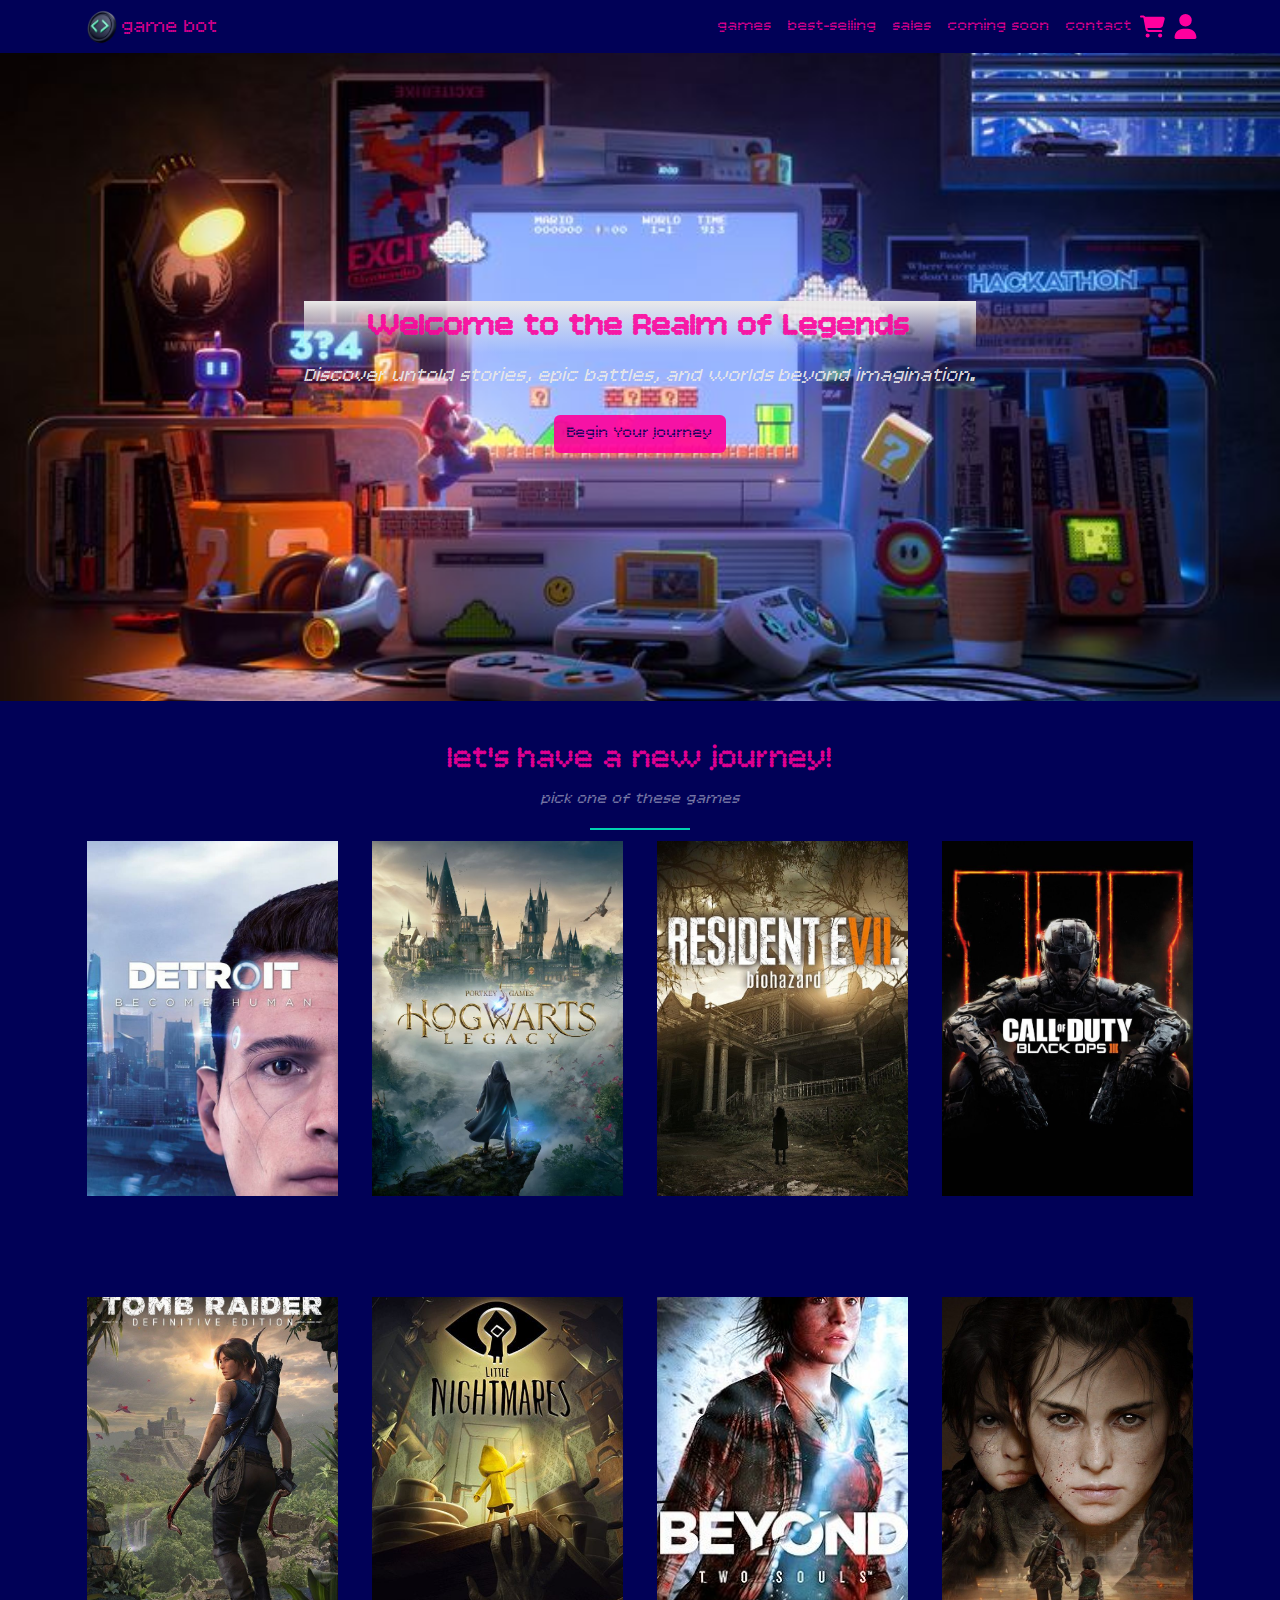
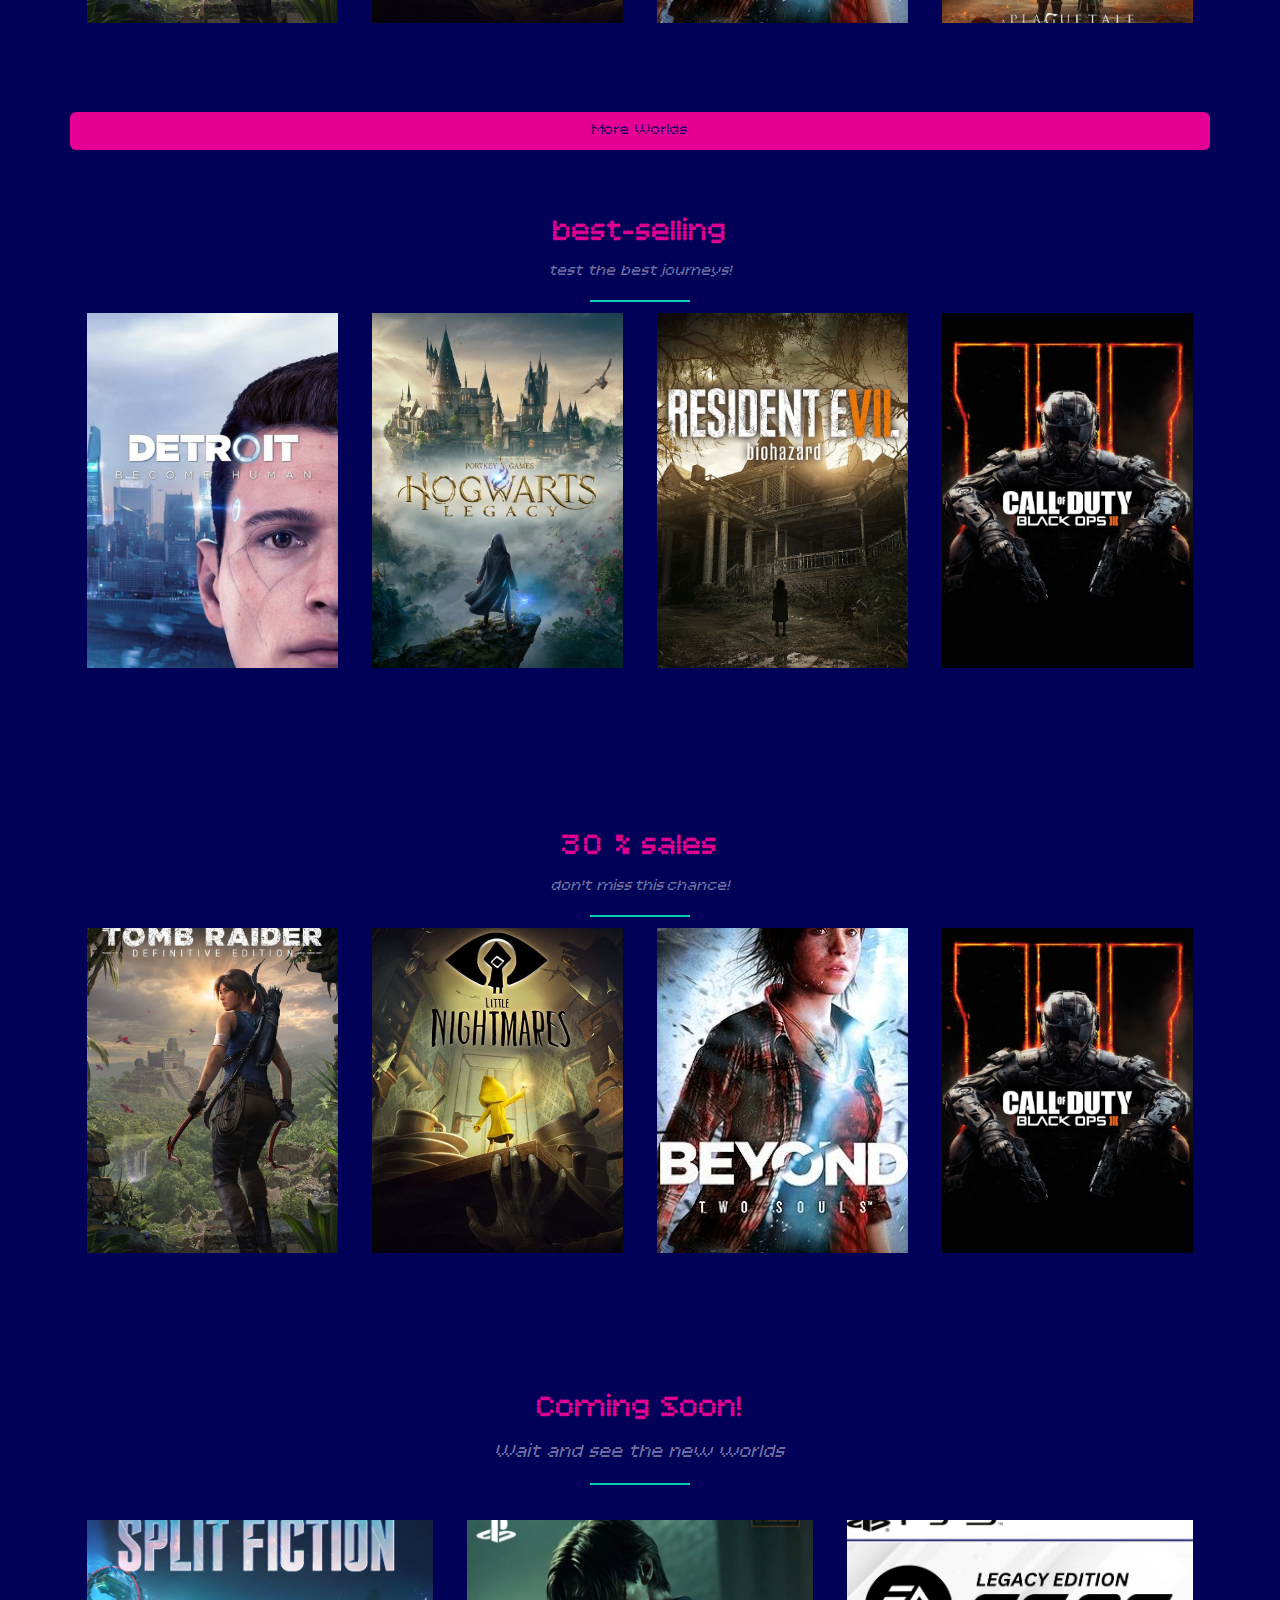
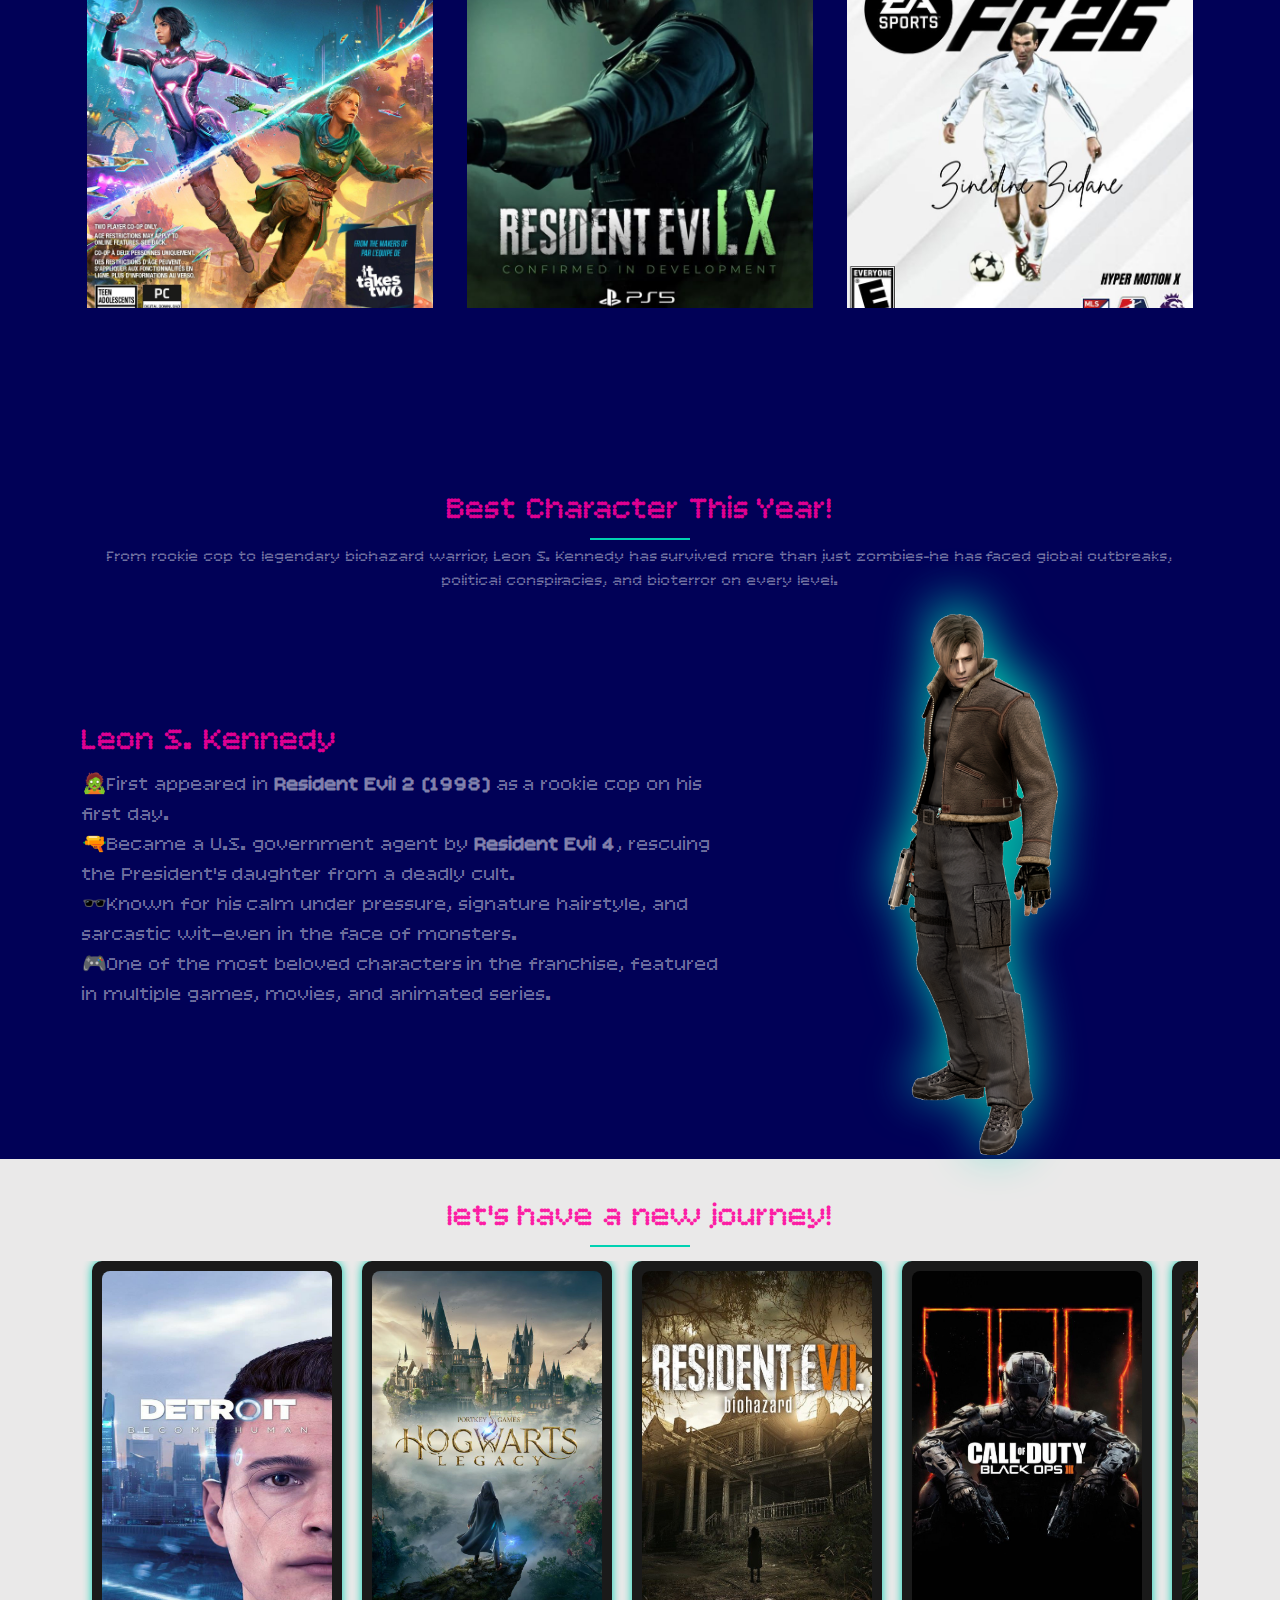
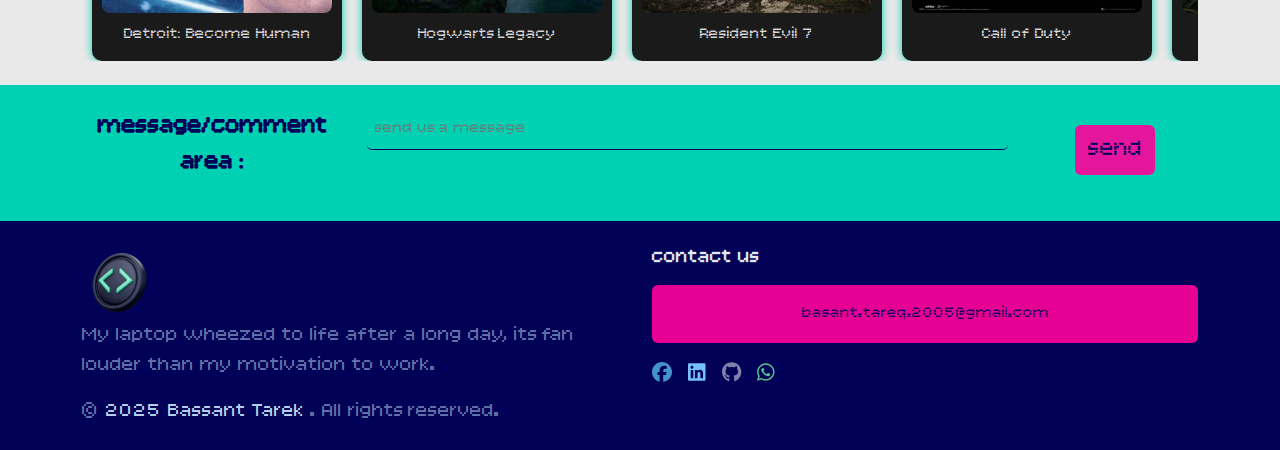
<file: index.html>
<head>
    <title>game bot</title>
    <meta charset="UTF-8">
<!--  fonts-->
    <link rel="preconnect" href="https://fonts.googleapis.com">
    <link rel="preconnect" href="https://fonts.gstatic.com" crossorigin>
    <link href="https://fonts.googleapis.com/css2?family=Bitcount+Prop+Single:slnt,wght@-4,300&display=swap" rel="stylesheet">

    <link rel="stylesheet" href="css/bootstrap.min.css">
    <link rel="stylesheet" href="css/styles.css">
    <link rel="stylesheet" href="css/all.min.css">
<!--    title icon-->
    <link rel="icon" href="logo.png" type="image/png">
</head>

<body>
  <script src="js/bootstrap.bundle.js"></script>
  <script src="js/all.min.js"></script>

<!--  nav bar-->
  <nav class="navbar navbar-expand-lg sticky-top">
    <div class="container">
<!--      logo-->
      <a class="navbar-brand" >
        <img src="logo.png" class="logo-size">game bot
      </a>
<!--      taget button-->
      <button class="navbar-toggler"
              type="button"
              data-bs-toggle="collapse"
              data-bs-target="#main">
            <i class="fa-solid fa-bars" style="color: #ff009e;"></i>
      </button>

      <div class="collapse navbar-collapse" id="main">
<!--        links-->
        <ul class="navbar-nav ms-auto mb-2 mb-lg-0">
          <li class="nav-item">
            <a class="nav-link" href="#games">games</a>
          </li>
          <li class="nav-item">
            <a class="nav-link" href="#best">best-selling</a>
          </li>
          <li class="nav-item">
            <a class="nav-link" href="#sales">sales</a>
          </li>
          <li class="nav-item">
            <a class="nav-link" href="#coming">coming soon</a>
          </li>
          <li class="nav-item">
            <a class="nav-link" href="#contact">contact</a>
          </li>
        </ul>
        <a class="nav-link" href="cart.html">
          <i class="me-2 fa-solid fa-cart-shopping" style="color: #ff009e;width: 25px; height: 25px;"></i>
        </a>
        <a class="nav-link" href="user.html">
          <i class="fa-solid fa-user" style="color: #ff009e; width: 25px; height: 25px;"></i>
        </a>
      </div>
    </div>
  </nav>

<!--  intro-->
  <div class="intro d-flex justify-content-center align-items-center">
    <div class="intro-s text-center">
      <h2 class="fw-bold">Welcome to the Realm of Legends</h2>
      <p class="fs-5 fst-italic pb-2">
        Discover untold stories, epic battles, and worlds beyond imagination.
      </p>
      <a class="btn main-btn" href="#games">Begin Your Journey</a>
    </div>
  </div>

<!--  games-->
  <div id="games" class="games text-center pt-4 pb-4">
    <div class="container">
      <div class="main-title mt-3 mb-4 position-relative">
        <h2>let's have a new journey!</h2>
        <p class="text-white-50 fst-italic">pick one of these games</p>
      </div>

      <div class="row">
        <!-- Game Cards -->
        <div class="col-sm-6 col-md-4 col-lg-3">
          <div class="box">
            <img src="games/Detroit.jfif" class="img-fluid">
            <div class="overlay">
              <p>Detroit: Become Human-Futuristic choices, emotional storytelling</p>
              <a href="#" class="btn-link">Explore</a>
            </div>
          </div>
        </div>

        <div class="col-sm-6 col-md-4 col-lg-3">
          <div class="box">
            <img src="games/Hogwarts.jfif" class="img-fluid">
            <div class="overlay">
              <p>Hogwarts Legacy-Open-world wizarding adventure</p>
              <a href="#" class="btn-link">Explore</a>
            </div>
          </div>
        </div>

        <div class="col-sm-6 col-md-4 col-lg-3">
          <div class="box">
            <img src="games/Resident%20evil%207.jfif" class="img-fluid">
            <div class="overlay">
              <p>Resident Evil 7-Survival horror at its best</p>
              <a href="game.html" class="btn-link">Explore</a>
            </div>
          </div>
        </div>

        <div class="col-sm-6 col-md-4 col-lg-3">
          <div class="box">
            <img src="games/call%20of%20duty.jfif" class="img-fluid">
            <div class="overlay">
              <p>Call of Duty-Fast-paced action & epic warfare</p>
              <a href="#" class="btn-link">Explore</a>
            </div>
          </div>
        </div>

        <div class="col-sm-6 col-md-4 col-lg-3">
          <div class="box">
            <img src="games/tomb%20rider.jfif" class="img-fluid">
            <div class="overlay">
              <p>Tomb Raider-Iconic treasure-hunting adventure</p>
              <a href="#" class="btn-link">Explore</a>
            </div>
          </div>
        </div>

        <div class="col-sm-6 col-md-4 col-lg-3">
          <div class="box">
            <img src="games/mares.jfif" class="img-fluid">
            <div class="overlay">
              <p>Sea of Solitude-Emotional journey through loneliness</p>
              <a href="#" class="btn-link">Explore</a>
            </div>
          </div>
        </div>

        <div class="col-sm-6 col-md-4 col-lg-3">
          <div class="box">
            <img src="games/beyond.jfif" class="img-fluid">
            <div class="overlay">
              <p>Beyond: Two Souls-Paranormal drama with multiple endings</p>
              <a href="#" class="btn-link">Explore</a>
            </div>
          </div>
        </div>

        <div class="col-sm-6 col-md-4 col-lg-3">
          <div class="box">
            <img src="games/plague.jfif" class="img-fluid">
            <div class="overlay">
              <p>A Plague Tale-Stealth and survival in a dark medieval world</p>
              <a href="#" class="btn-link">Explore</a>
            </div>
          </div>
        </div>
        <!-- More Button -->
        <a class="btn main-btn" href="#">More Worlds</a>
      </div>
    </div>
  </div>

<!--  best selling-->
  <div id="best" class="best text-center pt-4 pb-4">
    <div class="container">
      <div class="main-title mt-3 mb-4 position-relative">
        <h2>best-selling</h2>
        <p class="text-white-50 fst-italic">test the best journeys!</p>
      </div>

      <div class="row">
        <div class="col-sm-6 col-md-4 col-lg-3">
            <div class="box">
              <img src="games/Detroit.jfif" class="img-fluid">
              <div class="overlay">
                <p>Detroit: Become Human-Futuristic choices, emotional storytelling</p>
                <a href="#" class="btn-link">Explore</a>
              </div>
            </div>
          </div>

        <div class="col-sm-6 col-md-4 col-lg-3">
            <div class="box">
              <img src="games/Hogwarts.jfif" class="img-fluid">
              <div class="overlay">
                <p>Hogwarts Legacy-Open-world wizarding adventure</p>
                <a href="#" class="btn-link">Explore</a>
              </div>
            </div>
          </div>

        <div class="col-sm-6 col-md-4 col-lg-3">
            <div class="box">
              <img src="games/Resident%20evil%207.jfif" class="img-fluid">
              <div class="overlay">
                <p>Resident Evil 7-Survival horror at its best</p>
                <a href="#" class="btn-link">Explore</a>
              </div>
            </div>
          </div>

        <div class="col-sm-6 col-md-4 col-lg-3">
           <div class="box">
             <img src="games/call%20of%20duty.jfif" class="img-fluid">
             <div class="overlay">
               <p>Call of Duty-Fast-paced action & epic warfare</p>
               <a href="#" class="btn-link">Explore</a>
             </div>
           </div>
        </div>
      </div>
    </div>
  </div>

<!--  sales-->
  <div id="sales" class="best text-center pt-4 pb-4">
    <div class="container">
      <div class="main-title mt-3 mb-4 position-relative">
        <h2>30 % sales</h2>
        <p class="text-white-50 fst-italic">don't miss this chance!</p>
      </div>

      <div class="row">
        <div class="col-sm-6 col-md-4 col-lg-3">
          <div class="box">
            <img src="games/tomb%20rider.jfif" class="img-fluid">
            <div class="overlay">
              <p>Tomb Raider-Iconic treasure-hunting adventure</p>
              <a href="#" class="btn-link">Explore</a>
            </div>
          </div>
        </div>

        <div class="col-sm-6 col-md-4 col-lg-3">
          <div class="box">
            <img src="games/mares.jfif" class="img-fluid">
            <div class="overlay">
              <p>Sea of Solitude-Emotional journey through loneliness</p>
              <a href="#" class="btn-link">Explore</a>
            </div>
          </div>
        </div>

        <div class="col-sm-6 col-md-4 col-lg-3">
          <div class="box">
            <img src="games/beyond.jfif" class="img-fluid">
            <div class="overlay">
              <p>Beyond: Two Souls-Paranormal drama with multiple endings</p>
              <a href="#" class="btn-link">Explore</a>
            </div>
          </div>
        </div>

        <div class="col-sm-6 col-md-4 col-lg-3">
           <div class="box">
             <img src="games/call%20of%20duty.jfif" class="img-fluid">
             <div class="overlay">
               <p>Call of Duty-Fast-paced action & epic warfare</p>
               <a href="#" class="btn-link">Explore</a>
             </div>
           </div>
        </div>
      </div>
    </div>
  </div>


<!-- Coming Soon Section -->
  <div id="coming" class="coming pt-4 pb-4">
    <div class="container text-center">
      <div class="main-title mb-5 position-relative">
        <h2>Coming Soon!</h2>
        <p class="fs-5 text-white-50 fst-italic">Wait and see the new worlds</p>
      </div>

      <div class="row">
        <div class="col-lg-4 col-md-6 mb-3">
          <div class="box position-relative">
            <img src="games/Split-Fiction.jfif" class="img-fluid" alt="Resident Evil 9">
            <div class="overlay d-flex flex-column justify-content-center align-items-center text-center">
              <p class="mb-2">Split Fiction-A mind-bending journey through fractured realities</p>
            </div>
          </div>
        </div>

        <div class="col-lg-4 col-md-6 mb-3">
          <div class="box position-relative">
            <img src="games/Resident%20Evil%209%20.jfif" class="img-fluid" alt="Resident Evil 9">
            <div class="overlay d-flex flex-column justify-content-center align-items-center text-center">
              <p class="mb-2">Resident Evil 9-Face new enemies in darkness</p>
            </div>
          </div>
        </div>

        <div class="col-lg-4 col-md-6 mb-3">
          <div class="box position-relative">
            <img src="games/fifa.jfif" class="img-fluid" alt="FIFA 25">
            <div class="overlay d-flex flex-column justify-content-center align-items-center text-center">
              <p class="mb-2">FIFA 26-Realistic football, legendary players</p>
            </div>
          </div>
        </div>
      </div>
    </div>
  </div>

<!--  best character-->
  <div class="character text-center pt-4">
    <div class="container">
      <div class="main-title mt-3 mb-3 position-relative">
        <h2>Best Character This Year!</h2>
      </div>
      <p class="description text-white-50 text-center mb-3 m-auto">
        From rookie cop to legendary biohazard warrior, Leon S. Kennedy has survived more than just zombies-he has faced global outbreaks, political conspiracies, and bioterror on every level.
      </p>

      <div class="row align-items-center mb-1">
        <div class="col-lg-7 mb-3 text-center text-md-start">
          <div class="text">
            <h2>Leon S. Kennedy</h2>
            <p class="description text-white-50 fs-5">
              <span>🧟</span>First appeared in <strong>Resident Evil 2 (1998)</strong> as a rookie cop on his first day.
              <br><span>🔫</span>Became a U.S. government agent by <strong>Resident Evil 4</strong>, rescuing the President's daughter from a deadly cult.
              <br><span>🕶️</span>Known for his calm under pressure, signature hairstyle, and sarcastic wit—even in the face of monsters.
              <br><span>🎮</span>One of the most beloved characters in the franchise, featured in multiple games, movies, and animated series.
            </p>
          </div>
        </div>

        <div class="col-lg-5">
          <div>
            <img class="img-fluid mt-1" src="games/leon.png">
          </div>
        </div>
      </div>
    </div>
  </div>

<!-- Auto-Scroll -->
  <div class="Auto-Scroll text-center pt-4 pb-4 overflow-hidden">
    <div class="container">
      <div class="main-title mt-3 mb-4 position-relative">
        <h2>let's have a new journey!</h2>
      </div>

      <div class="slider">
        <div class="slide-track">
          <div class="game-box">
            <img src="games/Detroit.jfif" class="img-fluid" />
            <p>Detroit: Become Human</p>
          </div>
          <div class="game-box">
            <img src="games/Hogwarts.jfif" class="img-fluid" />
            <p>Hogwarts Legacy</p>
          </div>
          <div class="game-box">
            <img src="games/Resident%20evil%207.jfif" class="img-fluid" />
            <p>Resident Evil 7</p>
          </div>
          <div class="game-box">
            <img src="games/call%20of%20duty.jfif" class="img-fluid" />
            <p>Call of Duty</p>
          </div>
          <div class="game-box">
            <img src="games/tomb%20rider.jfif" class="img-fluid" />
            <p>Tomb Raider</p>
          </div>
          <div class="game-box">
            <img src="games/mares.jfif" class="img-fluid" />
            <p>Little nightmares</p>
          </div>
          <div class="game-box">
            <img src="games/beyond.jfif" class="img-fluid" />
            <p>Beyond: Two Souls</p>
          </div>
          <div class="game-box">
            <img src="games/plague.jfif" class="img-fluid" />
            <p>A Plague Tale</p>
          </div>
          <div class="game-box">
            <img src="games/last.jfif" class="img-fluid" />
            <p>The last of us</p>
          </div>
        </div>
      </div>
    </div>
  </div>

<!--  mail-->
  <div id="contact" class="subscribe pt-4 pb-4 text-md-start">
    <div class="container text-center">
      <div class="row">
        <div class="col-md-6 col-lg-3">
          <div class="fw-bold fs-4 mb-3">
            message/comment area :
          </div>
        </div>

        <div class="col-md-6 col-lg-7">
          <input class="w-100 p-2 bg-transparent" type="text" placeholder="send us a message">
        </div>

        <div class="col-md-6 col-lg-2 mt-3">
            <a class="fs-4 btn">send</a>
        </div>
      </div>
    </div>
  </div>

<!--  footer-->
  <div class="footer pt-4 pb-4 text-center text-white-50 text-md-start">
    <div class="container">
      <div class="row fs-5">
        <div class="col-md-12 col-lg-6">
          <div class="info">
            <img src="logo.png" style="width: 75px; height: 75px;">
            <P>
               My laptop wheezed to life after a long day, its fan louder than my motivation to work.
            </P>
            <div class="fa-copyright">
              &copy; <span>2025 Bassant Tarek </span>. All rights reserved.
            </div>
          </div>
        </div>

        <div class="col-md-12 col-lg-6">
          <div class="contact us">
            <h5 class="mb-3">contact us</h5>
            <a class="btn main-btn w-100 p-3" href="#">basant.tareq.2005@gmail.com</a>

            <ul class="d-flex mt-3 list-unstyled gap-3">
              <li>
                <a>
                  <i class="fa-brands fa-facebook" style="color: #4493cf;"></i>
                </a>
              </li>
              <li>
                <a>
                  <i class="fa-brands fa-linkedin" style="color: #74C0FC;"></i>
                </a>
              </li>
              <li>
                <a>
                  <i class="fa-brands fa-github"></i>
                </a>
              </li>
              <li>
                <a>
                  <i class="fa-brands fa-whatsapp" style="color: #58c68d;"></i>
                </a>
              </li>
            </ul>
          </div>
        </div>
      </div>
    </div>
  </div>
</body>
</file>
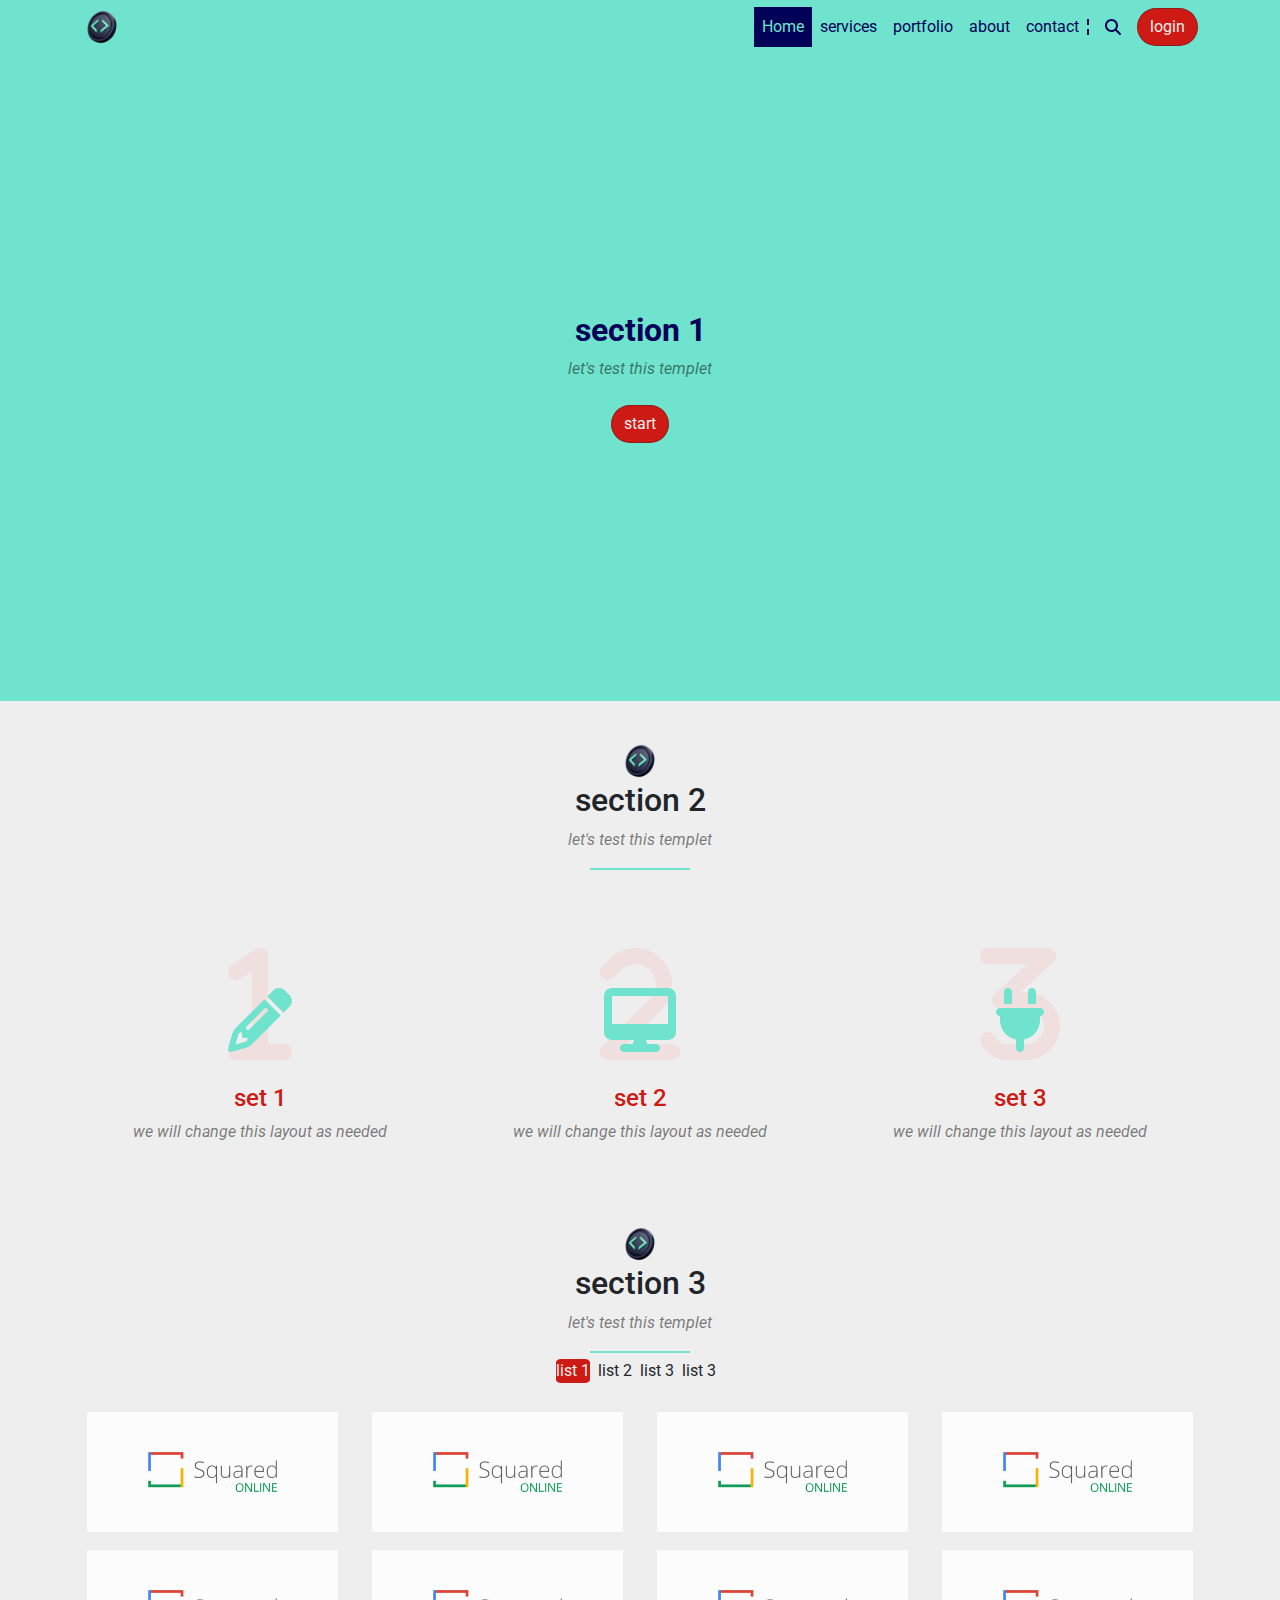
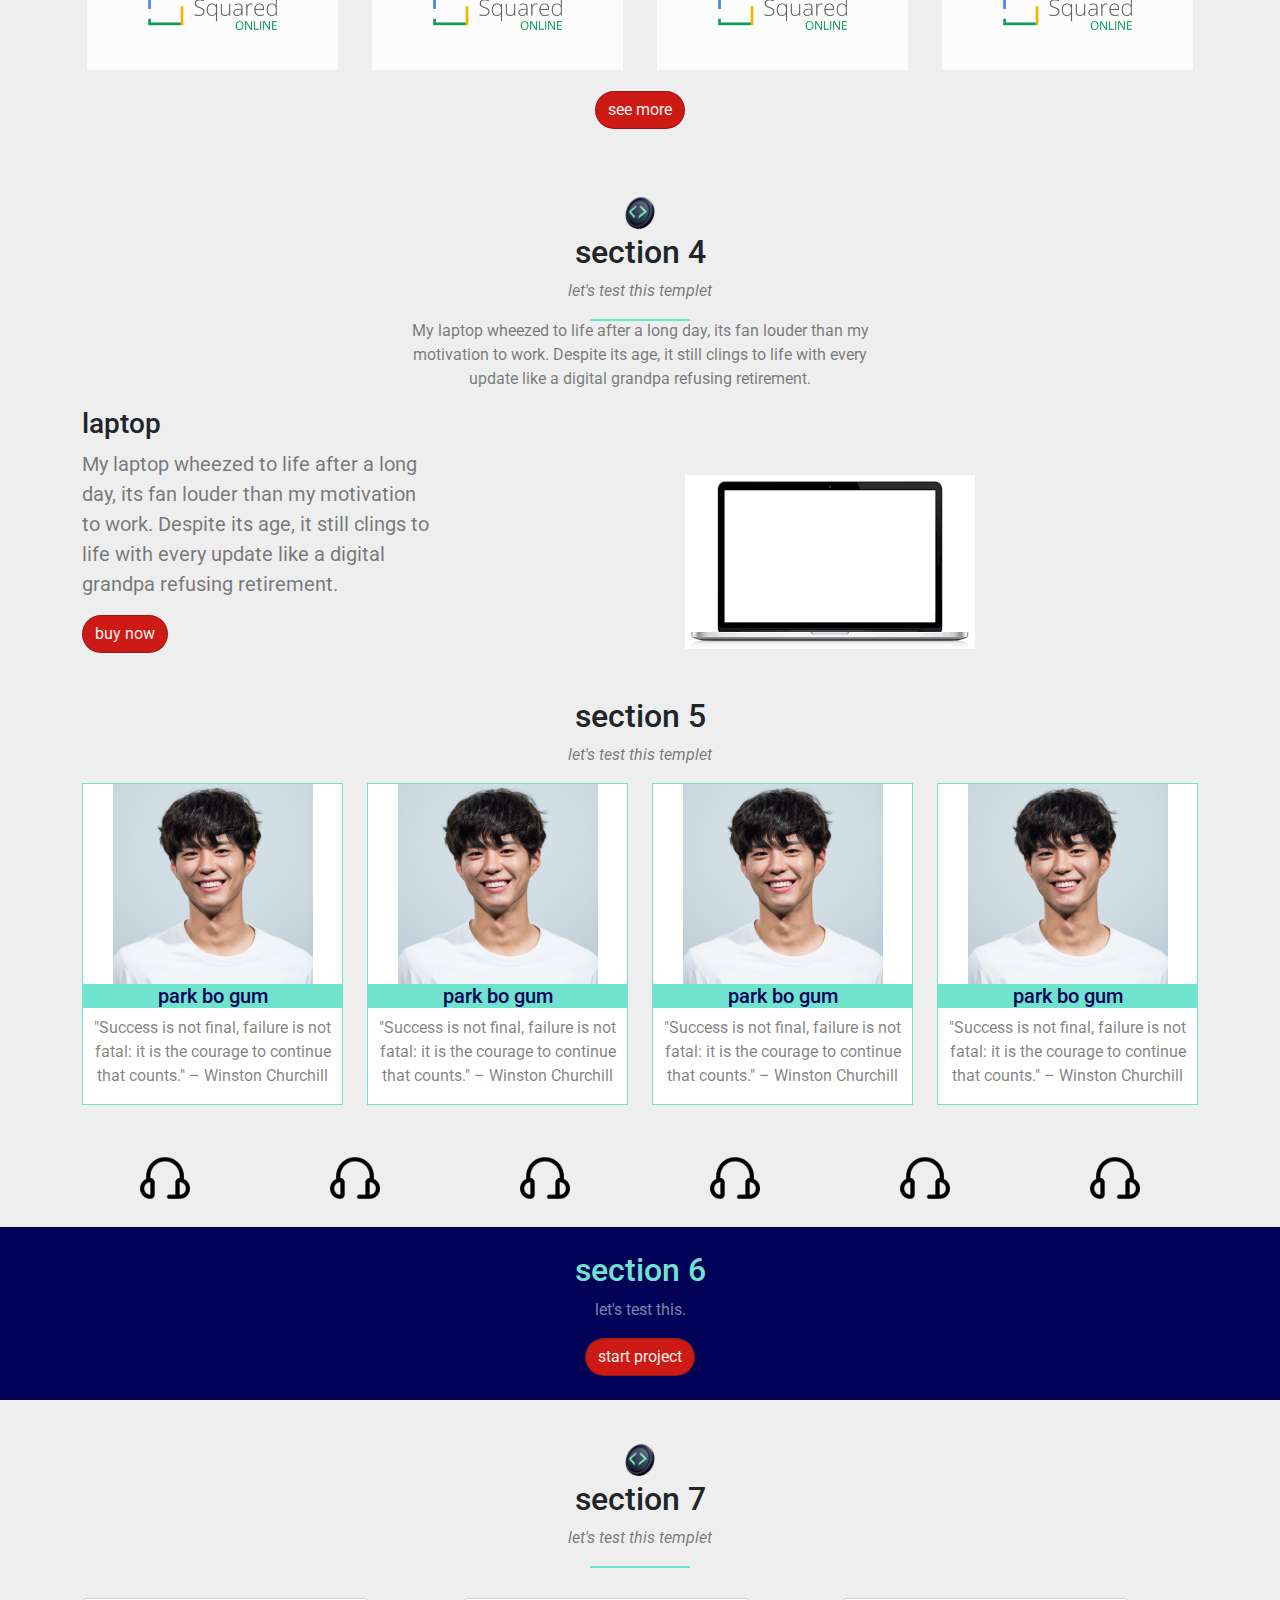
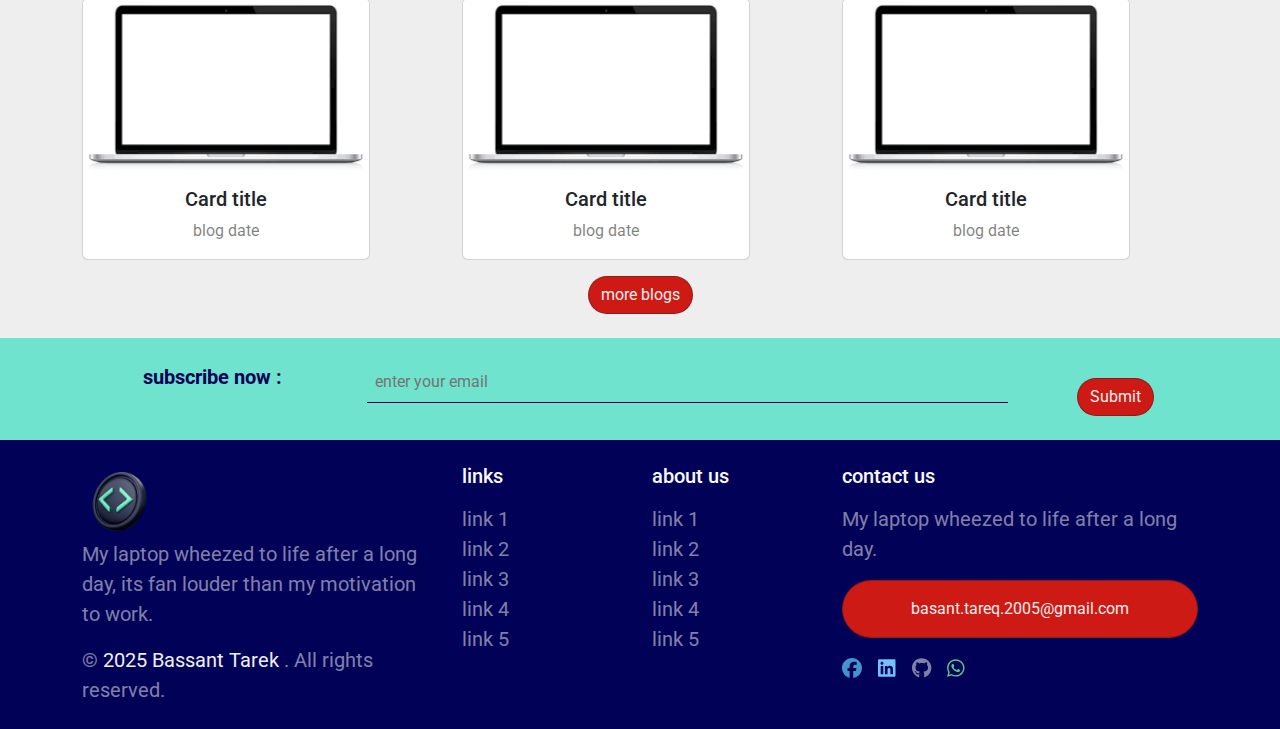
<file: bootstrap/index.html>
<head>
    <title>bootstrap test</title>
<!--    google stander fonts -->
    <link rel="preconnect" href="https://fonts.googleapis.com">
    <link rel="preconnect" href="https://fonts.gstatic.com" crossorigin>
    <link href="https://fonts.googleapis.com/css2?family=Roboto:ital,wght@0,100..900;1,100..900&display=swap" rel="stylesheet">

    <link rel="stylesheet" href="css/bootstrap.min.css">
    <link rel="stylesheet" href="css/test.css">
    <link rel="stylesheet" href="css/all.min.css">
<!--    title icon-->
    <link rel="icon" href="imgs/logo.png" type="image/png">
</head>

<body>
  <script src="js/bootstrap.bundle.js"></script>
  <script src="js/all.min.js"></script>

<!--  nav bar-->
  <nav class="navbar navbar-expand-lg sticky-top">
    <div class="container">
<!--      logo-->
      <a class="navbar-brand" href="#"><img src="imgs/logo.png" class="logo-size"></a>
<!--      taget button-->
      <button class="navbar-toggler"
              type="button"
              data-bs-toggle="collapse"
              data-bs-target="#main"
              aria-controls="main"
              aria-expanded="false"
              aria-label="Toggle navigation">
            <i class="fa-solid fa-bars"></i>
      </button>

      <div class="collapse navbar-collapse" id="main">
<!--        links-->
        <ul class="navbar-nav ms-auto mb-2 mb-lg-0">
          <li class="nav-item">
            <a class="nav-link active" aria-current="page" href="#">Home</a>
          </li>
          <li class="nav-item">
            <a class="nav-link" href="#">services</a>
          </li>
          <li class="nav-item">
            <a class="nav-link" href="#">portfolio</a>
          </li>
          <li class="nav-item">
            <a class="nav-link" href="#">about</a>
          </li>
          <li class="nav-item">
            <a class="nav-link" href="#">contact</a>
          </li>
        </ul>
<!--        search -->
        <div class="search ps-3 pe-3">
          <i class="fa-solid fa-magnifying-glass"></i>
        </div>
        <a class="btn rounded-pill main-btn" href="#">login</a>
      </div>
    </div>
  </nav>

<!--  intro-->
  <div class="landing d-flex justify-content-center align-items-center">
    <div class="text-center">
      <h2 class="fw-bold">section 1</h2>
      <p class=".fs-5 text-black-50 fst-italic pb-2">let's test this templet</p>
      <a class="btn rounded-pill main-btn" href="#">start</a>
    </div>
  </div>

<!--features-->
  <div class="features text-center pt-4 pb-4">
    <div class="container">
      <div class="main-title mt-3 mb-3 position-relative">
        <img src="imgs/logo.png" class="logo-size">
        <h2>section 2 </h2>
        <p class=".fs-5 text-black-50 fst-italic">let's test this templet</p>
      </div>
      <div class="row">
        <div class="col-md-6 col-lg-4">
          <div class="feat">
            <div class="icon-holder position-relative">
              <i class="fa-solid fa-1 position-absolute bottom-0 number"></i>
              <i class="fa-solid fa-pencil position-absolute bottom-0 fa-4x icon"></i>
            </div>
            <h4 class="mt-3 mb-2">set 1</h4>
            <p class="text-black-50 fst-italic"> we will change this layout as needed</p>
          </div>
        </div>

        <div class="col-md-6 col-lg-4">
          <div class="feat">
            <div class="icon-holder position-relative">
              <i class="fa-solid fa-2 position-absolute bottom-0 number"></i>
              <i class="fa-solid fa-desktop position-absolute bottom-0 fa-4x icon"></i>
            </div>
            <h4 class="mt-3 mb-2">set 2</h4>
            <p class="text-black-50 fst-italic"> we will change this layout as needed</p>
          </div>
        </div>

        <div class="col-md-6 col-lg-4">
          <div class="feat">
            <div class="icon-holder position-relative">
              <i class="fa-solid fa-3 position-absolute bottom-0 number"></i>
              <i class="fa-solid fa-plug position-absolute bottom-0 fa-4x icon"></i>
            </div>
            <h4 class="mt-3 mb-2">set 3</h4>
            <p class="text-black-50 fst-italic"> we will change this layout as needed</p>
          </div>
        </div>
      </div>
    </div>
  </div>

<!--  work section-->
  <div class="work text-center pt-4 pb-4">
    <div class="container">
      <div class="main-title mt-3 mb-3 position-relative">
        <img src="imgs/logo.png" class="logo-size">
        <h2>section 3</h2>
        <p class=".fs-5 text-black-50 fst-italic">let's test this templet</p>
      </div>

      <ul class="list-unstyled d-flex justify-content-center mt-3 mb-3">
        <li class="active mt-2 mb-2 me-2">list 1</li>
        <li class="mt-2 mb-2 me-2">list 2</li>
        <li class="mt-2 mb-2 me-2">list 3</li>
        <li class="mt-2 mb-2 me-2">list 3</li>
      </ul>

      <div class="row">
        <div class="col-sm-6 col-md-4 col-lg-3">
          <div class="box mb-2" data-work = "img 1">
            <img src="imgs/square.png" class="img-fluid">
          </div>
        </div>

        <div class="col-sm-6 col-md-4 col-lg-3">
          <div class="box mb-2" data-work = "img 2">
            <img src="imgs/square.png" class="img-fluid">
          </div>
        </div>

        <div class="col-sm-6 col-md-4 col-lg-3">
          <div class="box mb-2" data-work = "img 3">
            <img src="imgs/square.png" class="img-fluid">
          </div>
        </div>

        <div class="col-sm-6 col-md-4 col-lg-3">
          <div class="box mb-2" data-work = "img 4">
            <img src="imgs/square.png" class="img-fluid">
          </div>
        </div>

        <div class="col-sm-6 col-md-4 col-lg-3">
          <div class="box mb-2" data-work = "img 5">
            <img src="imgs/square.png" class="img-fluid">
          </div>
        </div>

        <div class="col-sm-6 col-md-4 col-lg-3">
          <div class="box mb-2" data-work = "img 6">
            <img src="imgs/square.png" class="img-fluid">
          </div>
        </div>

        <div class="col-sm-6 col-md-4 col-lg-3">
          <div class="box mb-2" data-work = "img 7">
            <img src="imgs/square.png" class="img-fluid">
          </div>
        </div>

        <div class="col-sm-6 col-md-4 col-lg-3">
          <div class="box mb-2" data-work = "img 8">
            <img src="imgs/square.png" class="img-fluid">
          </div>
        </div>

      </div>

      <div class="d-flex justify-content-center mt-2">
        <a class="btn rounded-pill main-btn" href="#">see more</a>
      </div>
    </div>
  </div>

<!--  stuff-->
  <div class="stuff text-center pt-4 ">
    <div class="container">
      <div class="main-title mt-3 mb-3 position-relative">
        <img src="imgs/logo.png" class="logo-size">
        <h2>section 4 </h2>
        <p class=".fs-5 text-black-50 fst-italic">let's test this templet</p>
      </div>
      <P class="description text-black-50 text-center mb-3 m-auto">
        My laptop wheezed to life after a long day, its fan louder than my motivation to work. Despite its age, it still clings to life with every update like a digital grandpa refusing retirement.
      </P>

      <div class="row align-items-center mb-1">
        <div class="col-lg-4 mb-3 text-center text-md-start">
           <div class="text">
              <h3>laptop</h3>
              <P class="description text-black-50 fs-5">
                My laptop wheezed to life after a long day, its fan louder than my motivation to work. Despite its age, it still clings to life with every update like a digital grandpa refusing retirement.
              </P>
           </div>
           <a class="btn rounded-pill main-btn" href="#">buy now</a>
        </div>

        <div class="col-lg-8">
           <div class="lap">
             <img class="img-fluid mt-5" src="imgs/lap.png">
           </div>
        </div>
      </div>
    </div>
  </div>

<!--  team-->
  <div class="team text-center pt-4 pb-4">
    <div class="container">
      <h2>section 5</h2>
      <p class=".fs-5 text-black-50 fst-italic mb-3">
        let's test this templet
      </p>

      <div class="row align-items-center">
        <div class="col-lg-3 col-md-6 text-center">
           <div class="box">
              <img src="imgs/Park_Bo-Gum.jpg" class="img-fluid" style="width: 200px; height: 200px;">
              <h5>park bo gum</h5>
              <blockquote class="text-black-50">
                "Success is not final, failure is not fatal: it is the courage to continue that counts." – Winston Churchill
              </blockquote>
           </div>
        </div>

        <div class="col-lg-3 col-md-6 text-center">
           <div class="box">
              <img src="imgs/Park_Bo-Gum.jpg" class="img-fluid" style="width: 200px; height: 200px;">
              <h5>park bo gum</h5>
              <blockquote class="text-black-50">
                "Success is not final, failure is not fatal: it is the courage to continue that counts." – Winston Churchill
              </blockquote>
           </div>
        </div>

        <div class="col-lg-3 col-md-6 text-center">
           <div class="box">
              <img src="imgs/Park_Bo-Gum.jpg" class="img-fluid" style="width: 200px; height: 200px;">
              <h5>park bo gum</h5>
              <blockquote class="text-black-50">
                "Success is not final, failure is not fatal: it is the courage to continue that counts." – Winston Churchill
              </blockquote>
           </div>
        </div>

        <div class="col-lg-3 col-md-6 text-center">
           <div class="box">
              <img src="imgs/Park_Bo-Gum.jpg" class="img-fluid" style="width: 200px; height: 200px;">
              <h5>park bo gum</h5>
              <blockquote class="text-black-50">
                "Success is not final, failure is not fatal: it is the courage to continue that counts." – Winston Churchill
              </blockquote>
           </div>
        </div>
      </div>
    </div>
  </div>

<!--  teachs-->
  <div class="teach text-center pt-4 pb-4">
      <div class="container">
        <div class="row align-items-center">
           <div class="col-lg-2 col-md-4 col-sm-6 text-center">
              <img src="imgs/headset.png" alt="">
           </div>
          <div class="col-lg-2 col-md-4 col-sm-6 text-center">
              <img src="imgs/headset.png" alt="">
           </div>
          <div class="col-lg-2 col-md-4 col-sm-6 text-center">
              <img src="imgs/headset.png" alt="">
           </div>
          <div class="col-lg-2 col-md-4 col-sm-6 text-center">
              <img src="imgs/headset.png" alt="">
           </div>
          <div class="col-lg-2 col-md-4 col-sm-6 text-center">
              <img src="imgs/headset.png" alt="">
           </div>
          <div class="col-lg-2 col-md-4 col-sm-6 text-center">
              <img src="imgs/headset.png" alt="">
           </div>
        </div>
      </div>
  </div>

<!--  project-->
  <div class="project text-center pt-4 pb-4">
    <h2>section 6</h2>
    <P class="text-white-50">
        let's test this.
    </P>
    <a class="btn rounded-pill main-btn" href="#">start project</a>
  </div>

<!--  blog-->
  <div class="blog pt-4 pb-4">
    <div class="container text-center">
      <div class="main-title mt-3 mb-5 position-relative">
        <img src="imgs/logo.png" class="logo-size">
        <h2>section 7 </h2>
        <p class=".fs-5 text-black-50 fst-italic">let's test this templet</p>
      </div>

      <div class="row mb-3 align-items-center">
        <div class="col-md-6 col-lg-4">
          <div class="card" style="width: 18rem;">
            <img src="imgs/lap.png" class="card-img-top" alt="b1">
            <div class="card-body">
              <h5 class="card-title">Card title</h5>
              <span class="data text-black-50">blog date</span>
            </div>
          </div>
        </div>

        <div class="col-md-6 col-lg-4">
          <div class="card" style="width: 18rem;">
            <img src="imgs/lap.png" class="card-img-top" alt="b1">
            <div class="card-body">
              <h5 class="card-title">Card title</h5>
              <span class="data text-black-50">blog date</span>
            </div>
          </div>
        </div>

        <div class="col-md-6 col-lg-4">
          <div class="card" style="width: 18rem;">
            <img src="imgs/lap.png" class="card-img-top" alt="b1">
            <div class="card-body">
              <h5 class="card-title">Card title</h5>
              <span class="data text-black-50">blog date</span>
            </div>
          </div>
        </div>
      </div>
      <a class="btn rounded-pill main-btn" href="#">more blogs</a>

    </div>
  </div>

<!--  subscribe-->
  <div class="subscribe pt-4 pb-4 text-md-start">
    <div class="container text-center">
      <div class="row">
        <div class="col-md-6 col-lg-3">
          <div class="fw-bold fs-5 mb-3">
            subscribe now :
          </div>
        </div>

        <div class="col-md-6 col-lg-7">
          <input class="w-100 p-2 bg-transparent" type="text" placeholder="enter your email">
        </div>

        <div class="col-md-6 col-lg-2 mt-3">
          <input class="btn rounded-pill main-btn" type="submit">
        </div>
      </div>
    </div>
  </div>

<!--  footer-->
  <div class="footer pt-4 pb-4 text-center text-white-50 text-md-start">
    <div class="container">
      <div class="row fs-5">
        <div class="col-md-6 col-lg-4">
          <div class="info">
            <img src="imgs/logo.png" style="width: 75px; height: 75px;">
            <P>
               My laptop wheezed to life after a long day, its fan louder than my motivation to work.
            </P>
            <div class="fa-copyright">
              &copy; <span>2025 Bassant Tarek </span>. All rights reserved.
            </div>
          </div>
        </div>

        <div class="col-md-6 col-lg-2">
          <div class="links">
            <h5 class="text-light mb-3"> links</h5>
            <ul class="list-unstyled">
              <li>link 1</li>
              <li>link 2</li>
              <li>link 3</li>
              <li>link 4</li>
              <li>link 5</li>
            </ul>
          </div>
        </div>

        <div class="col-md-6 col-lg-2">
          <div class="about us">
            <h5 class="text-light mb-3">about us</h5>
            <ul class="list-unstyled">
              <li>link 1</li>
              <li>link 2</li>
              <li>link 3</li>
              <li>link 4</li>
              <li>link 5</li>
            </ul>
          </div>
        </div>

        <div class="col-md-6 col-lg-4">
          <div class="contact us">
            <h5 class="text-light mb-3">contact us</h5>
            <P>
               My laptop wheezed to life after a long day.
            </P>
            <a class="btn rounded-pill main-btn w-100 p-3" href="#">basant.tareq.2005@gmail.com</a>

            <ul class="d-flex mt-3 list-unstyled gap-3">
              <li>
                <a>
                  <i class="fa-brands fa-facebook" style="color: #4493cf;"></i>
                </a>
              </li>
              <li>
                <a>
                  <i class="fa-brands fa-linkedin" style="color: #74C0FC;"></i>
                </a>
              </li>
              <li>
                <a>
                  <i class="fa-brands fa-github"></i>
                </a>
              </li>
              <li>
                <a>
                  <i class="fa-brands fa-whatsapp" style="color: #58c68d;"></i>
                </a>
              </li>
            </ul>
          </div>
        </div>
      </div>
    </div>
  </div>

</body>
</file>
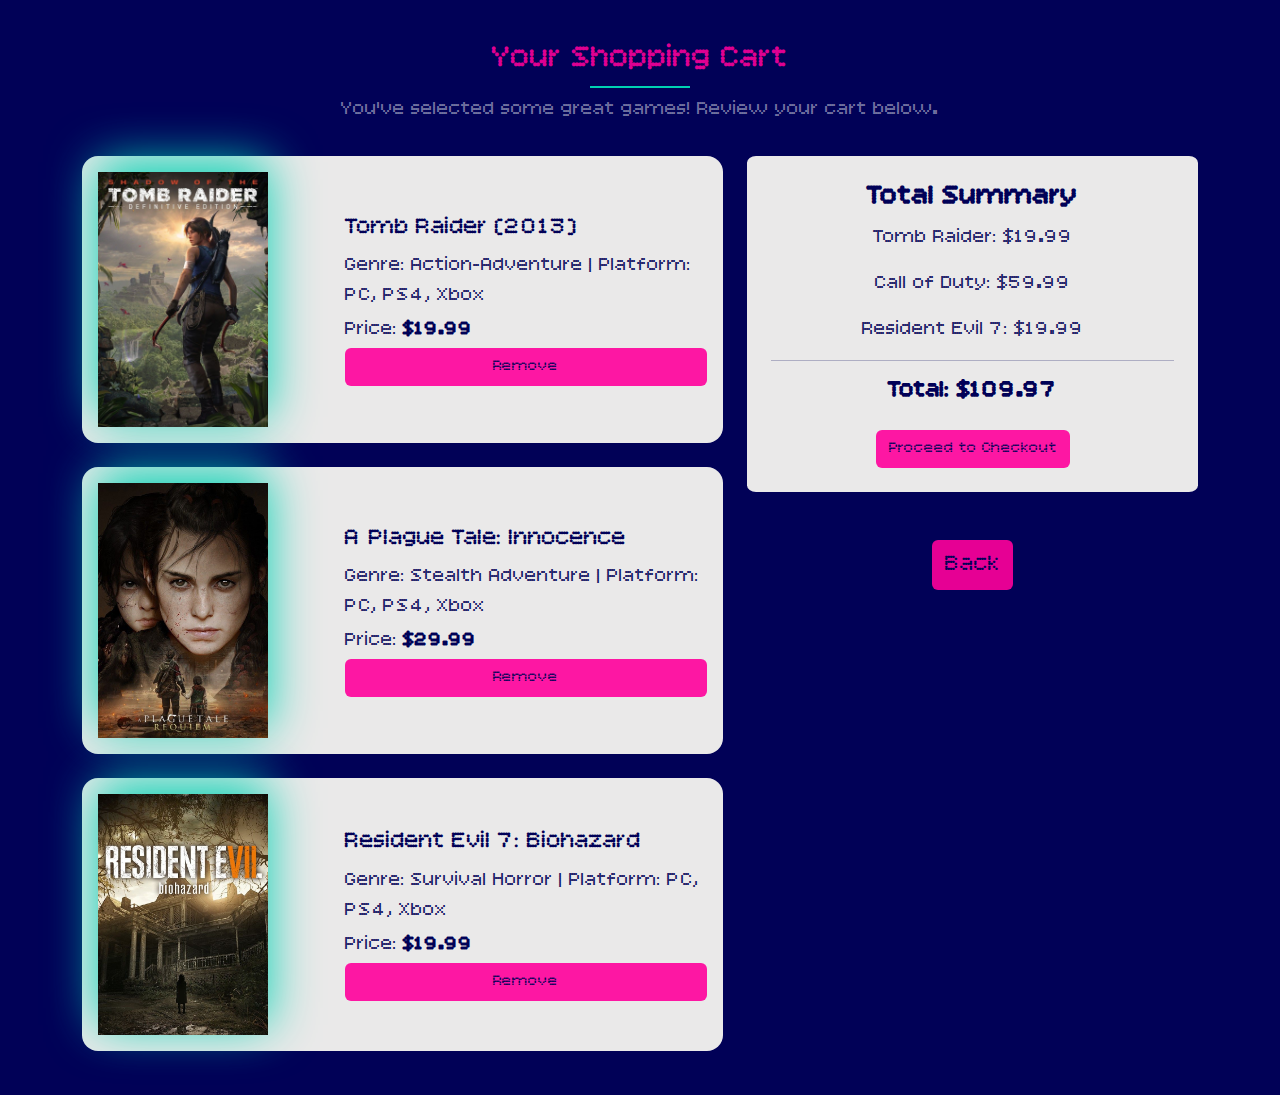
<file: cart.html>
<head>
    <title>Cart</title>
    <meta charset="UTF-8">
    <!-- fonts -->
    <link rel="preconnect" href="https://fonts.googleapis.com">
    <link rel="preconnect" href="https://fonts.gstatic.com" crossorigin>
    <link href="https://fonts.googleapis.com/css2?family=Bitcount+Prop+Single:slnt,wght@-4,300&display=swap" rel="stylesheet">

    <link rel="stylesheet" href="css/bootstrap.min.css">
    <link rel="stylesheet" href="css/styles.css">
    <link rel="stylesheet" href="css/all.min.css">
    <!-- title icon -->
    <link rel="icon" href="logo.png" type="image/png">
</head>

<body>
<!-- Best Character Section -->
<div class="character text-center pt-4">
  <div class="container">
    <div class="main-title mt-3 mb-3 position-relative">
      <h2>Your Shopping Cart</h2>
    </div>
    <p class="description text-white-50 text-center mb-3 m-auto fs-5">
      You've selected some great games! Review your cart below.
    </p>

    <div class="row align-items-start mb-1">
      <!-- Cart Items -->
      <div class="col-lg-7 mb-3 text-center text-md-start">

        <div class="cart mb-4 p-3 rounded-4 d-flex align-items-center gap-3">
          <img class="img-fluid" src="games/tomb%20rider.jfif">
          <div>
            <h4>Tomb Raider (2013)</h4>
            <p class="mb-1">Genre: Action-Adventure | Platform: PC, PS4, Xbox</p>
            <p class="mb-1">Price: <strong>$19.99</strong></p>
            <a class="btn" href="cart.html">Remove</a>
          </div>
        </div>

        <div class="cart mb-4 p-3 rounded-4 d-flex align-items-center gap-3">
          <img class="img-fluid" src="games/plague.jfif">
          <div>
            <h4>A Plague Tale: Innocence</h4>
            <p class="mb-1">Genre: Stealth Adventure | Platform: PC, PS4, Xbox</p>
            <p class="mb-1">Price: <strong>$29.99</strong></p>
            <a class="btn" href="cart.html">Remove</a>
          </div>
        </div>

        <div class="cart mb-4 p-3 rounded-4 d-flex align-items-center gap-3">
          <img class="img-fluid" src="games/Resident%20evil%207.jfif">
          <div>
            <h4>Resident Evil 7: Biohazard</h4>
            <p class="mb-1">Genre: Survival Horror | Platform: PC, PS4, Xbox</p>
            <p class="mb-1">Price: <strong>$19.99</strong></p>
            <a class="btn" href="cart.html">Remove</a>
          </div>
        </div>
      </div>

      <!-- Cart Total -->
      <div class="col-lg-5">
        <div class="total p-4 mt-3 mb-5">
          <h3 class="fw-bold">Total Summary</h3>
          <p class="fs-5">Tomb Raider: $19.99</p>
          <p class="fs-5">Call of Duty: $59.99</p>
          <p class="fs-5">Resident Evil 7: $19.99</p>
          <hr class="bg-light">
          <h4 class="fw-bold">Total: $109.97</h4>
          <a class="btn mt-3">Proceed to Checkout</a>
        </div>
        <a class="fs-4 btn" href="index.html">Back</a>
      </div>
    </div>
  </div>
</div>
</body>
</file>
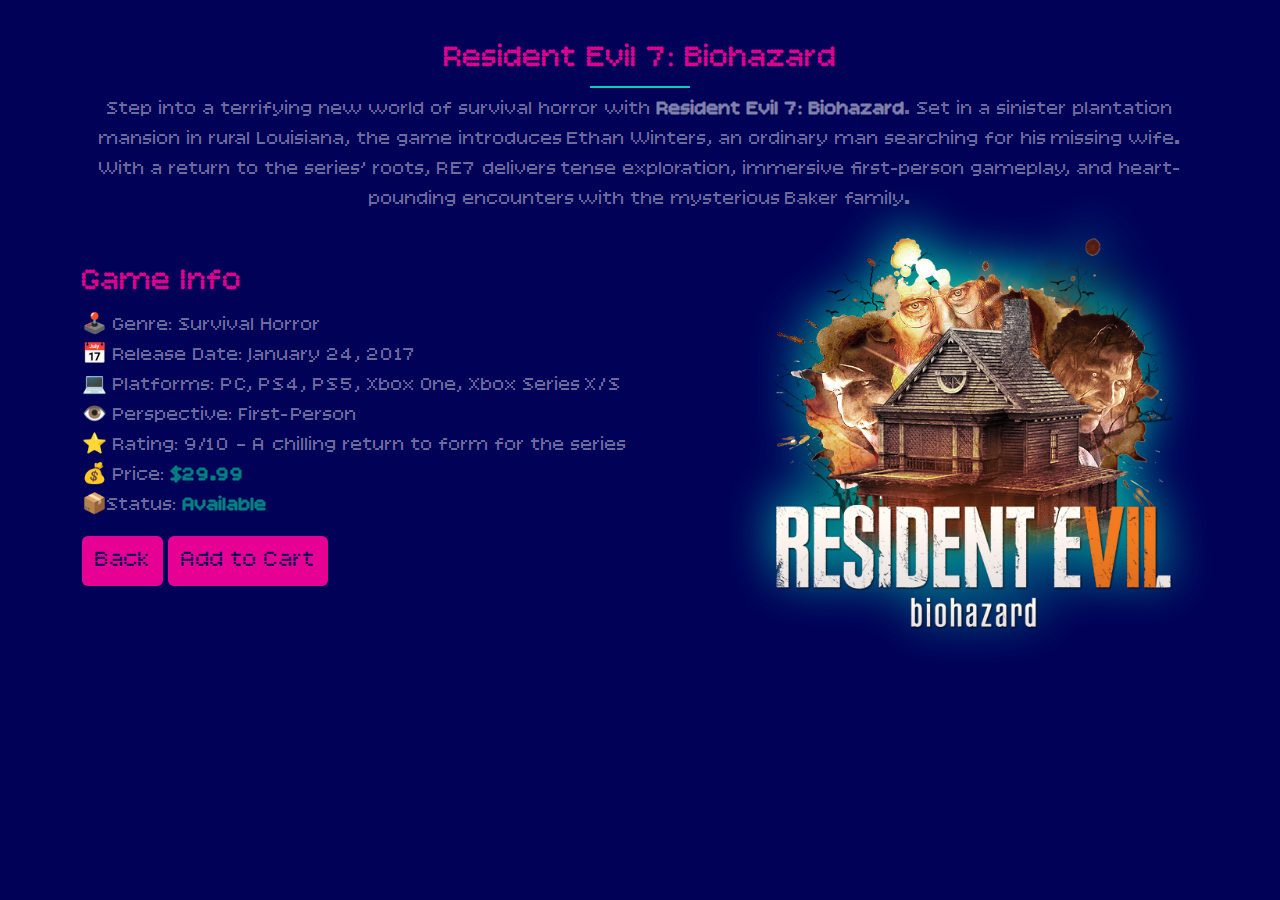
<file: game.html>
<head>
    <title>Resident Evil 7</title>
    <meta charset="UTF-8">
<!--  fonts-->
    <link rel="preconnect" href="https://fonts.googleapis.com">
    <link rel="preconnect" href="https://fonts.gstatic.com" crossorigin>
    <link href="https://fonts.googleapis.com/css2?family=Bitcount+Prop+Single:slnt,wght@-4,300&display=swap" rel="stylesheet">

    <link rel="stylesheet" href="css/bootstrap.min.css">
    <link rel="stylesheet" href="css/styles.css">
    <link rel="stylesheet" href="css/all.min.css">
<!--    title icon-->
    <link rel="icon" href="logo.png" type="image/png">
</head>

<body>
<!--  game details-->
  <div class="character text-center pt-4">
    <div class="container">
      <div class="main-title mt-3 mb-3 position-relative">
        <h2>Resident Evil 7: Biohazard</h2>
      </div>
      <p class="description text-white-50 text-center mb-3 m-auto fs-5">
        Step into a terrifying new world of survival horror with <strong>Resident Evil 7: Biohazard</strong>. Set in a sinister plantation mansion in rural Louisiana, the game introduces Ethan Winters, an ordinary man searching for his missing wife. With a return to the series’ roots, RE7 delivers tense exploration, immersive first-person gameplay, and heart-pounding encounters with the mysterious Baker family.
      </p>

      <div class="row align-items-center mb-1">
        <div class="col-lg-7 mb-3 text-center text-md-start">
          <div class="text">
            <h2>Game Info</h2>
            <p class="description text-white-50 fs-5">
              <span>🕹️</span> Genre: Survival Horror
              <br><span>📅</span> Release Date: January 24, 2017
              <br><span>💻</span> Platforms: PC, PS4, PS5, Xbox One, Xbox Series X/S
              <br><span>👁️</span> Perspective: First-Person
              <br><span>⭐</span> Rating: 9/10 – A chilling return to form for the series
              <br><span>💰</span> Price:<strong><span style="color:teal"> $29.99</span></strong>
              <br><span>📦</span>Status: <strong><span style="color:teal">Available</span></strong>
            </p>
          </div>
          <a class="fs-4 btn" href="index.html">Back</a>
          <a class="fs-4 btn" href="cart.html">Add to Cart</a>
        </div>

        <div class="col-lg-5">
          <div id="img">
            <img class="img-fluid mt-1" src="games/Biohazard.png" alt="Resident Evil 7 Game Cover">
          </div>
        </div>
      </div>
    </div>
  </div>
</body>
</file>
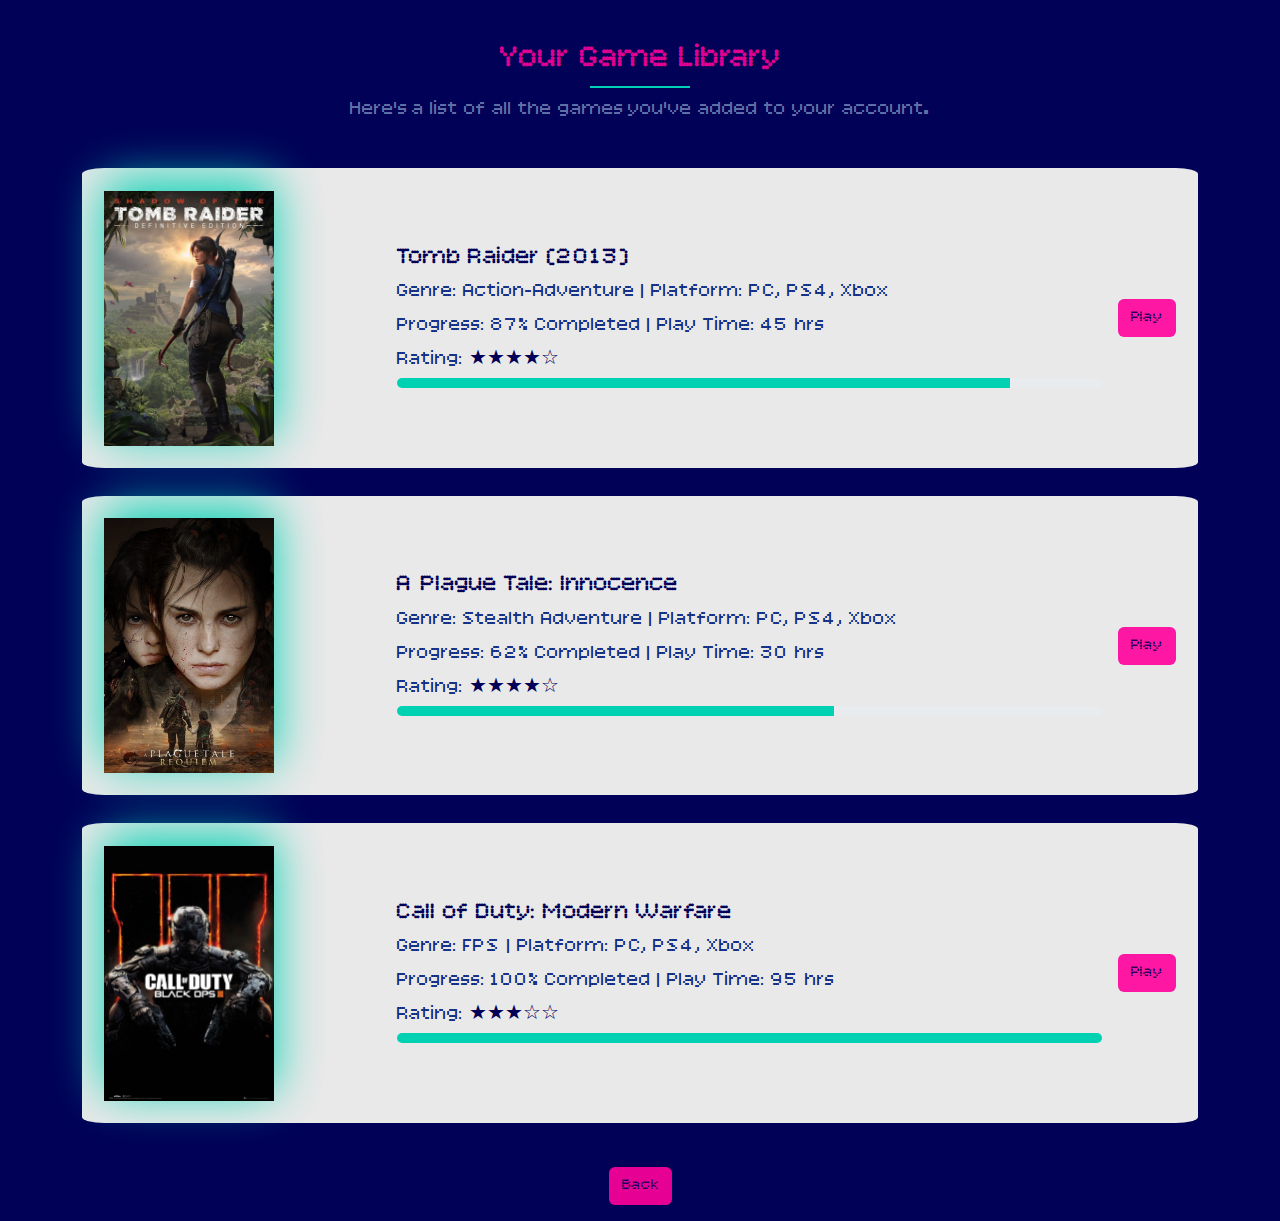
<file: user.html>
<head>
  <title>profile</title>
  <meta charset="UTF-8">
  <!-- fonts -->
  <link rel="preconnect" href="https://fonts.googleapis.com">
  <link rel="preconnect" href="https://fonts.gstatic.com" crossorigin>
  <link href="https://fonts.googleapis.com/css2?family=Bitcount+Prop+Single:slnt,wght@-4,300&display=swap" rel="stylesheet">

  <link rel="stylesheet" href="css/bootstrap.min.css">
  <link rel="stylesheet" href="css/styles.css">
  <link rel="stylesheet" href="css/all.min.css">
  <!-- title icon -->
  <link rel="icon" href="logo.png" type="image/png">
</head>

<body>
  <!-- User Profile Games Section -->
  <div class="character text-center pt-4">
    <div class="container">
      <div class="main-title mt-3 mb-3 position-relative">
        <h2>Your Game Library</h2>
      </div>
      <p class="description text-white-50 text-center mb-3 m-auto fs-5">
        Here's a list of all the games you've added to your account.
      </p>

      <div class="row align-items-start mb-1">
        <!-- Games List -->
        <div class="col-lg-12 mb-3 text-center text-md-start">

          <!-- Game 1 -->
          <div class="cart mb-4 d-flex align-items-center justify-content-between gap-3">
            <img class="img-fluid" src="games/tomb%20rider.jfif">
            <div class="flex-grow-1">
              <h4 class="mb-1">Tomb Raider (2013)</h4>
              <p class="mb-1">Genre: Action-Adventure | Platform: PC, PS4, Xbox</p>
              <p class="mb-1">Progress: 87% Completed | Play Time: 45 hrs</p>
              <p class="mb-1">Rating: ★★★★☆</p>
              <div class="progress mb-1" style="height: 10px;">
                  <div class="progress-bar" style="width: 87%; background-color: #00d1b2;" role="progressbar"></div>
              </div>
            </div>
            <div>
              <a class="btn" href="#">Play</a>
            </div>
          </div>

          <!-- Game 2 -->
          <div class="cart mb-4 d-flex align-items-center justify-content-between gap-3">
            <img class="img-fluid" src="games/plague.jfif">
            <div class="flex-grow-1">
              <h4 class="mb-1">A Plague Tale: Innocence</h4>
              <p class="mb-1">Genre: Stealth Adventure | Platform: PC, PS4, Xbox</p>
              <p class="mb-1">Progress: 62% Completed | Play Time: 30 hrs</p>
              <p class="mb-1">Rating: ★★★★☆</p>
              <div class="progress mb-1" style="height: 10px;">
                  <div class="progress-bar" style="width:  62%; background-color: #00d1b2;" role="progressbar"></div>
              </div>
            </div>
            <div>
              <a class="btn" href="#">Play</a>
            </div>
          </div>

          <!-- Game 3 -->
          <div class="cart mb-4 d-flex align-items-center justify-content-between gap-3">
            <img class="img-fluid" src="games/call%20of%20duty.jfif">
            <div class="flex-grow-1">
              <h4 class="mb-1">Call of Duty: Modern Warfare</h4>
              <p class="mb-1">Genre: FPS | Platform: PC, PS4, Xbox</p>
              <p class="mb-1">Progress: 100% Completed | Play Time: 95 hrs</p>
              <p class="mb-1">Rating: ★★★☆☆</p>
              <div class="progress mb-1" style="height: 10px;">
                  <div class="progress-bar" style="width: 100%; background-color: #00d1b2;" role="progressbar"></div>
              </div>
            </div>
            <div>
              <a class="btn" href="#">Play</a>
            </div>
          </div>
        </div>
      </div>
      <a class="btn mb-3" href="index.html">Back</a>
    </div>
  </div>
</body>
</file>
<file: css/styles.css>
/*commons*/
:root{
  --tale-color: #00d1b2;
  --navy-color: #010157;
  --red-color: rgba(255,0,155,.9);
  --white-color: #eae9e9;
}

/*general*/
body{
  font-family: "Bitcount Prop Single", serif;
  background: var(--navy-color);
}

input[type="checkbox"] {
    width: auto;
    margin-right: 5px;
    font-weight: bold;
}
label {
    font-size: 18px;
    color:var(--navy-color);
    display: block;
    margin: 10px 0 5px;
    font-weight: bold;
}
input {
    width: 90%;
    padding: 8px;
    margin-bottom: 10px;
    border: 2px dashed  var(--tale-color);
    border-radius: 5px;
}

.btn{
  color: var(--navy-color);
  background-color: var(--red-color);
}
.btn:hover{
  color: var(--navy-color);
  background-color: var(--tale-color);
}

.logo-size{
  width: 40px;
  height: 40px;
}

.main-title::after{
  content:' ';
  width: 100px;
  height: 2px;
  background-color: var(--tale-color);
  position: absolute;
  left: 50%;
  transform: translateX(-50%);
}

.box {
  padding: 5px;
  position: relative;
  overflow: hidden;
  width: 100%;
  height: 80%;
}
.box img {
  width: 100%;
  height: 100%;
  object-fit: cover;
  transition: filter 0.5s;
}
.box:hover img {
  filter: blur(2px) brightness(0.5);
}
.overlay {
  position: absolute;
  top: 0;
  left: 0;
  width: 100%;
  height: 100%;
  background-color: rgba(0, 255, 200, 0.5);
  color: var(--navy-color);
  display: flex;
  flex-direction: column;
  justify-content: center;
  align-items: center;
  padding: 15px;
  text-align: center;
  transform: translateX(-110%);
  transition: transform 0.5s ease;
  font-size: 18px;
  font-weight: bold;
}
.box:hover .overlay {
  transform: translateX(0);
}
.overlay .btn-link {
  margin-top: 15px;
  background-color: var(--navy-color);
  color: var(--white-color);
  text-decoration: none;
  padding: 10px 20px;
  font-size: 16px;
  border-radius: 5px;
  transition: background-color 0.3s;
}

h2{
  color: var(--red-color);
}


/*navbar*/
.navbar{
  background: var(--navy-color);
  --bs-navbar-padding-y: 0.1rem;
}
.navbar .navbar-nav .nav-link,.navbar-brand{
  color: var(--red-color);
}
.navbar .navbar-nav .nav-link.active,
.navbar .navbar-nav .nav-link:focus,
.navbar .navbar-nav .nav-link:hover
{
  color: var(--tale-color);
  box-shadow: 0 2px 25px mediumpurple;
}
.navbar .navbar-toggler{
  color: var(--navy-color) ;
  border-color: var(--navy-color);
}

.search{
  border-left: 2px dashed var(--navy-color) ;
}
.search svg{
  color: var(--navy-color) ;
}


/*intro*/
.intro{
  background-image: url("/intro.jpg");
  background-size: cover;
  background-position: center;
  min-height: calc(80vh - 72px);
  color: var(--white-color);
}
.intro h2{
  background: linear-gradient(var(--white-color), transparent);
  padding: 1%;
}

/*subscribe*/
.subscribe {
  background-color: var(--tale-color);
  color: var(--navy-color);

}
.subscribe input[type="text"]{
  border: none;
  border-bottom: 1px solid var(--navy-color);
  color: var(--navy-color);
}
.subscribe input[type="text"]:focus{
  outline: none;
}
.subscribe::placeholder{
  color: var(--white-color);
}


/*character*/
.description span{
  color: var(--white-color);
}
.character img{
  width: 170px;
  filter: drop-shadow(0 -10px 25px var(--tale-color));
}
.character img {
  transition: transform 0.3s ease;
  transform-style: preserve-3d;
}
.character img:hover {
  transform: scale(0.9) translateZ(10px); /* zoom in and slightly push forward */
}


/*game img*/
#img img{
  width: 400px;
}


/*Auto-Scroll*/
.Auto-Scroll{
  background-color: var(--white-color);
}

.slider {
  overflow: hidden;
  position: relative;
  width: 100%;
}
.slide-track {
  display: flex;
  width: calc(250px * 8);
  animation: scroll 40s linear infinite;
}

@keyframes scroll {
  0% {
    transform: translateX(0);
  }
  100% {
    transform: translateX(-50%);
  }
}

.game-box {
  width: 250px;
  height: 400px;
  margin: 0 10px;
  flex-shrink: 0;
  border-radius: 10px;
  overflow: hidden;
  background-color: #1a1a1a;
  color: var(--white-color);
  padding: 10px;
  box-shadow: 0 0 10px var(--tale-color);
  text-align: center;
}
.game-box img {
  width: 100%;
  height: 90%;
  border-radius: 8px;
  margin-bottom: 10px;
}


/*footer*/
.footer{
  background-color: var(--navy-color);
}
.footer span,.footer h5{
  color: var(--white-color);
}

/*cart & profile*/
.cart img{
  margin-right: 10%;
}
.cart .btn{
  width: 100%;
}
.cart{
  margin-bottom: 5%;
  margin-top: 2.5%;
  padding: 2%;
  border-radius: 2% ;
  color: var(--navy-color);
  font-size: 20px;
  background-color: var(--white-color);
}
.total{
  padding: 2%;
  border-radius: 2% ;
  color: var(--navy-color);
  font-size: 20px;
  background-color: var(--white-color);
}
.cart.progress{
  color: var(--tale-color);
}
</file>
<file: bootstrap/css/test.css>
/*commons*/
:root{
  --tale-color: rgb(111, 227 ,205);
  --navy-color: #010157;
  --red-color: #cd1a14;
  --white-color:#eee;
}

/*general*/
body{
  font-family: 'roboto','sans-serif';
  height: 100px;
  background: var(--white-color);
}
.btn{
  color: var(--white-color);
  background-color: var(--red-color);
  border-color: rgba(145,25,25,0.97);
}
.btn:hover{
  color: var(--tale-color);
  background-color: var(--navy-color);
}
.logo-size{
  width: 40px;
  height: 40px;
}

/*navbar*/
.navbar{
  background: var(--tale-color);
  --bs-navbar-padding-y: 0.1rem;
}
.navbar .navbar-nav .nav-link{
  color: var(--navy-color);
}
.navbar .navbar-nav .nav-link.active,
.navbar .navbar-nav .nav-link:focus,
.navbar .navbar-nav .nav-link:hover
{
  color: var(--tale-color);
  background: var(--navy-color);
}
.search{
  border-left: 2px dashed var(--navy-color) ;
}
.search svg{
  color: var(--navy-color) ;
}
.navbar .navbar-toggler{
  color: var(--navy-color) ;
  border-color: var(--navy-color);
}

/*intro*/
.landing{
  background: var(--tale-color);
  min-height: calc(80vh - 72px);
  color: var(--navy-color);
}

/*features*/
.main-title::after{
  content:' ';
  width: 100px;
  height: 2px;
  background-color: var(--tale-color);
  position: absolute;
  left: 50%;
  transform: translateX(-50%);
}
.features .icon-holder{
  height: 200px;
}
.features .icon-holder svg{
  left: 50%;
  transform: translateX(-50%);
}
.features .icon-holder .number{
  font-size: 8rem;
  color: rgba(255, 100 ,90, 0.1);
}
.features .icon-holder .icon{
  color: var(--tale-color);
  top: 120px;
}
.features .feat h4{
  color: var(--red-color);
}

/*work*/
.work ul .active{
  color: var(--white-color);
  background-color: var(--red-color);
  border-color: rgba(145,25,25,0.97);
  border-radius: 15%;
}
.work ul li{
  cursor: pointer;
}
.work ul li:not(.active):hover{
  color: var(--red-color);
}
.work .box{
   padding: 5px;
   position : relative ;
   overflow:hidden;
}
.work .box::before{
  content: attr(data-work);
  position: absolute;
  width: calc(100% - 10px);
  display: flex;
  height: calc(100% - 10px);
  justify-content: center;
  align-items: center;
  background-color: rgba(0, 255, 200, 0.45);
  font-weight: bold;
  color: var(--navy-color);
  transition: 0.5s;
  font-size: 25px;
  transform: translateX(calc(-100% - 5px));
}
.work .box:hover::before{
    transform: translateX(0);
}

/*stuff*/
.stuff .description{
  max-width: 500px;
}

/*team*/
.team .box{
  background-color: white;
  border: 1px solid var(--tale-color);
}
.team .box h5{
  background-color: var(--tale-color);
  color: var(--navy-color);
}

/*teach  & project*/
.teach img{
  width: 50px;
  height:50px;
}
.project{
  background-color: var(--navy-color);
  color: var(--tale-color);
}

/*subscribe*/
.subscribe {
  background-color: var(--tale-color);
  color: var(--navy-color);

}
.subscribe input[type="text"]{
  border: none;
  border-bottom: 1px solid var(--navy-color);
  color: var(--navy-color);
}
.subscribe input[type="text"]:focus{
  outline: none;
}
.subscribe::placeholder{
  color: var(--white-color);
}

/*footer*/
.footer{
  background-color: var(--navy-color);
}
.footer span,.footer h5{
  color: var(--white-color);
}
</file>
